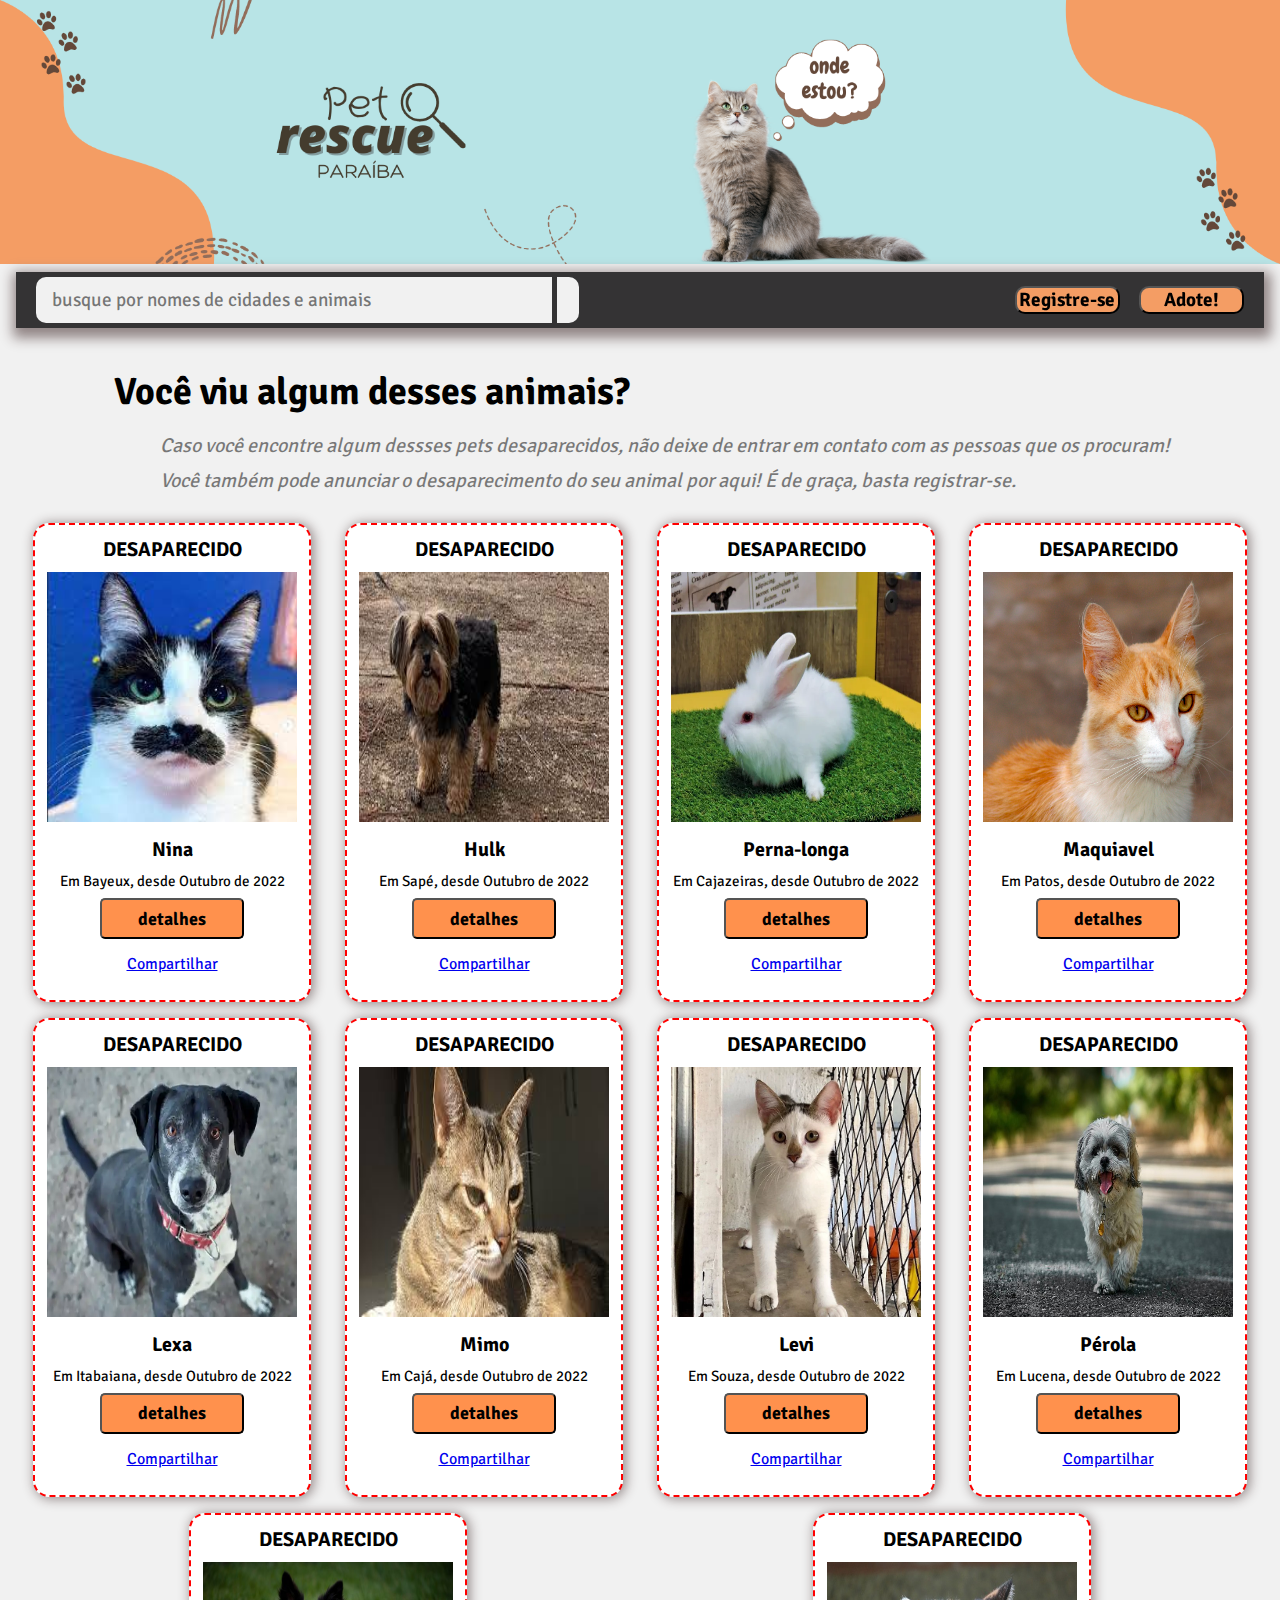
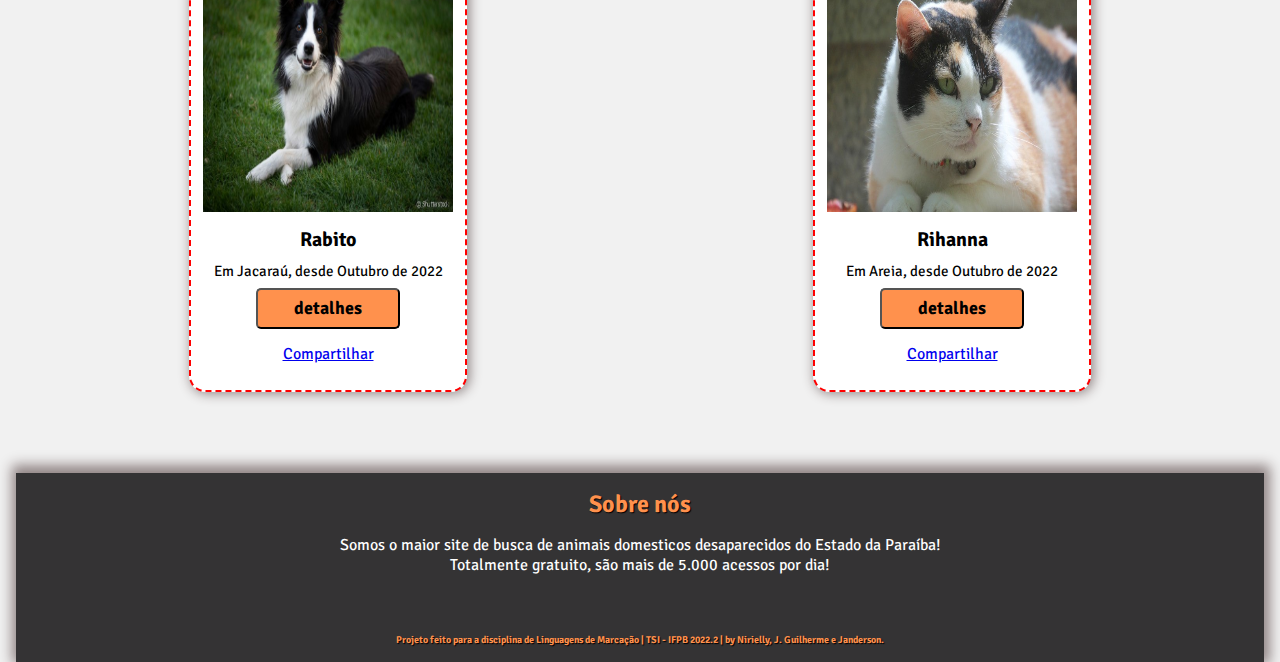
<file: index.html>
<!DOCTYPE html>
<html lang="pt-BR">
<head>
  <meta charset="utf-8">
  <meta name="viewport" content="width=device-width">
  <title>Pet Rescue Paraíba</title>
  <link href="css/style.css" rel="stylesheet" type="text/css" />
  <link href="https://fonts.googleapis.com/icon?family=Material+Icons" rel="stylesheet">
  <link rel="stylesheet" href="https://cdnjs.cloudflare.com/ajax/libs/font-awesome/6.2.0/css/all.min.css" integrity="sha512-xh6O/CkQoPOWDdYTDqeRdPCVd1SpvCA9XXcUnZS2FmJNp1coAFzvtCN9BmamE+4aHK8yyUHUSCcJHgXloTyT2A==" crossorigin="anonymous" referrerpolicy="no-referrer" />
<link href="https://fonts.googleapis.com/css2?family=Signika+Negative&display=swap" rel="stylesheet"> 
</head>

<body>
  <header>
    <picture>
      <source media="(max-width: 415px)" srcset="img/banner(415).png">
      <source media="(max-width: 633px)" srcset="img/banner(633).png"> 
      <img src='img/banner.png' style="max-width: 100%; height: auto" alt="Banner pet rescue">
    </picture>
  </header>
  
  <div class="posicionamento">
    <section class="navegacao">
        <nav>
        <ul>
            <div class="barra">
              <form class="pesquisa">
                <input  type="text" class='search' placeholder="busque por nomes de cidades e animais">
                <button class='botaobusca'>
                  <i class="fa-solid fa-magnifying-glass"></i>
                </button>
              </form> 
            </div>
          <div class="botaopiloto">
            <li><a href="registro.html"><button class="botao">Registre-se</button></a></li>
            <li><a href="adote.html"><button class="botao"> Adote!</button></a></li>
            </div>
        </ul> 
      </nav>
    </section>
  </div>
  
    <section id="desaparecidos">
      <div style="margin-bottom: 30px;">
        <h1 class="titulo1"><i class="fa-solid fa-location-dot" style="color: red;"></i> Você viu algum desses animais?</h1>
        <p class="instrucao">Caso você encontre algum dessses pets desaparecidos, não deixe de entrar em contato com as pessoas que os procuram!</p>
        <p class="instrucao">Você também pode anunciar o desaparecimento do seu animal por aqui! É de graça, basta registrar-se.</p>  
      </div>
      
    
      
      <section class='animais'>
        <article id="nina" class="card">    
            <div class="status">DESAPARECIDO</div>
              <div class='foto gato'><img src="img/desaparecidos/gato.jpeg" height="250px"  width="250px"></div>
                <div class='name'>Nina</div>
                 <div class ="cidademes">Em Bayeux, desde Outubro de 2022</div>
                   <div class="btm">
                     <div class="detalhes"><a href="#">
                      <button>detalhes</button></a></div>
                   </div>
          <div class="fb-share-button" data-href="https://pet-rescue.projetolm22.repl.co/" data-layout="button" data-size="small"><a target="_blank" href="https://www.facebook.com/sharer/sharer.php?u=https%3A%2F%2Fpet-rescue.projetolm22.repl.co%2F&amp;src=sdkpreparse" class="fb-xfbml-parse-ignore">Compartilhar</a></div>   
        </article>

          
        <article id="hulk" class="card">       
            <div class="status">DESAPARECIDO</div>
              <div class='foto cachorro'><img src="img/desaparecidos/cao2.jpeg" height="250px" width="250px" border:1%;></div>
              <div class='name'>Hulk</div>
                <div class ="cidademes">Em Sapé, desde Outubro de 2022</div>
                 <div class="btm">
                   <div class="detalhes"><a href="#"> 
                 <button>detalhes</button></a></div>
                 </div>
          <div class="fb-share-button" data-href="https://pet-rescue.projetolm22.repl.co/" data-layout="button" data-size="small"><a target="_blank" href="https://www.facebook.com/sharer/sharer.php?u=https%3A%2F%2Fpet-rescue.projetolm22.repl.co%2F&amp;src=sdkpreparse" class="fb-xfbml-parse-ignore">Compartilhar</a></div>   
        </article>
        
        <article id="perna" class="card">    
            <div class="status">DESAPARECIDO</div>
              <div class='foto coelho'><img src="img/desaparecidos/Mini-Coelho.jpeg" height="250px"  width="250px"></div>
               <div class='name'>Perna-longa</div>
                <div class ="cidademes">Em Cajazeiras, desde Outubro de 2022</div>
                  <div class="btm">
                   <div class="detalhes"><a href="#"> 
                    <button>detalhes</button></a></div>
                   </div>
          <div class="fb-share-button" data-href="https://pet-rescue.projetolm22.repl.co/" data-layout="button" data-size="small"><a target="_blank" href="https://www.facebook.com/sharer/sharer.php?u=https%3A%2F%2Fpet-rescue.projetolm22.repl.co%2F&amp;src=sdkpreparse" class="fb-xfbml-parse-ignore">Compartilhar</a></div>   
        </article>

         <article id="Maquiavel" class="card">
            <div class="status">DESAPARECIDO</div>
              <div class='foto gato2'><img src="img/desaparecidos/Gato_(2).jpeg" height="250px"  width="250px"></div>
               <div class='name'>Maquiavel</div>
                <div class ="cidademes">Em Patos, desde Outubro de 2022</div>
                  <div class="btm">
                   <div class="detalhes"><a href="#"> 
                   <button>detalhes</button></a></div>
                   </div>
            <div class="fb-share-button" data-href="https://pet-rescue.projetolm22.repl.co/" data-layout="button" data-size="small"><a target="_blank" href="https://www.facebook.com/sharer/sharer.php?u=https%3A%2F%2Fpet-rescue.projetolm22.repl.co%2F&amp;src=sdkpreparse" class="fb-xfbml-parse-ignore">Compartilhar</a></div>         
        </article>

         <article id="Lexa" class="card">
            <div class="status">DESAPARECIDO</div>
              <div class='foto lexa'><img src="img/desaparecidos/lexa.jpeg" height="250px"  width="250px"></div>
               <div class='name'>Lexa</div>
                <div class ="cidademes">Em Itabaiana, desde Outubro de 2022</div>
                  <div class="btm">
                   <div class="detalhes"><a href="#"> 
                   <button>detalhes</button></a></div>
                   </div>
           <div class="fb-share-button" data-href="https://pet-rescue.projetolm22.repl.co/" data-layout="button" data-size="small"><a target="_blank" href="https://www.facebook.com/sharer/sharer.php?u=https%3A%2F%2Fpet-rescue.projetolm22.repl.co%2F&amp;src=sdkpreparse" class="fb-xfbml-parse-ignore">Compartilhar</a></div>   
              
        </article>

         <article id="mimo" class="card">
            <div class="status">DESAPARECIDO</div>
              <div class='foto mimo'><img src="img/desaparecidos/gato3.jpeg" height="250px"  width="250px"></div>
               <div class='name'>Mimo</div>
                <div class ="cidademes">Em Cajá, desde Outubro de 2022</div>
                  <div class="btm">
                   <div class="detalhes"><a href="#"> 
                    <button>detalhes</button></a></div>
                   </div>
           <div class="fb-share-button" data-href="https://pet-rescue.projetolm22.repl.co/" data-layout="button" data-size="small"><a target="_blank" href="https://www.facebook.com/sharer/sharer.php?u=https%3A%2F%2Fpet-rescue.projetolm22.repl.co%2F&amp;src=sdkpreparse" class="fb-xfbml-parse-ignore">Compartilhar</a></div>   
        </article>

 <article id="levi" class="card">
            <div class="status">DESAPARECIDO</div>
              <div class='foto levi'><img src="img/desaparecidos/Levi.jpeg" height="250px"  width="250px"></div>
               <div class='name'>Levi</div>
                <div class ="cidademes">Em Souza, desde Outubro de 2022</div>
                  <div class="btm">
                   <div class="detalhes"><a href="#"> 
                    <button>detalhes</button></a></div>
                   </div>
   <div class="fb-share-button" data-href="https://pet-rescue.projetolm22.repl.co/" data-layout="button" data-size="small"><a target="_blank" href="https://www.facebook.com/sharer/sharer.php?u=https%3A%2F%2Fpet-rescue.projetolm22.repl.co%2F&amp;src=sdkpreparse" class="fb-xfbml-parse-ignore">Compartilhar</a></div>   
   
        </article>

         <article id="perola" class="card">
            <div class="status">DESAPARECIDO</div>
              <div class='foto perola'><img src="img/desaparecidos/perola.jpeg" height="250px"  width="250px"></div>
               <div class='name'>Pérola</div>
                <div class ="cidademes">Em Lucena, desde Outubro de 2022</div>
                  <div class="btm">
                   <div class="detalhes"><a href="#"> 
                    <button>detalhes</button></a></div>
                   </div>
           <div class="fb-share-button" data-href="https://pet-rescue.projetolm22.repl.co/" data-layout="button" data-size="small"><a target="_blank" href="https://www.facebook.com/sharer/sharer.php?u=https%3A%2F%2Fpet-rescue.projetolm22.repl.co%2F&amp;src=sdkpreparse" class="fb-xfbml-parse-ignore">Compartilhar</a></div>   
        </article>

         <article id="rabito" class="card">
            <div class="status">DESAPARECIDO</div>
              <div class='foto rabito'><img src="img/desaparecidos/rabito.jpeg" height="250px"  width="250px"></div>
               <div class='name'>Rabito</div>
                <div class ="cidademes">Em Jacaraú, desde Outubro de 2022</div>
                  <div class="btm">
                   <div class="detalhes"> 
                   <button>detalhes</button></div>
                   </div>
           <div class="fb-share-button" data-href="https://pet-rescue.projetolm22.repl.co/" data-layout="button" data-size="small"><a target="_blank" href="https://www.facebook.com/sharer/sharer.php?u=https%3A%2F%2Fpet-rescue.projetolm22.repl.co%2F&amp;src=sdkpreparse" class="fb-xfbml-parse-ignore">Compartilhar</a></div>   
        </article>
        
       <article id="rihanna" class="card">
                <div class="status">DESAPARECIDO</div>
                  <div class='foto rhianna'><img src="img/desaparecidos/rihanna.jpeg" height="250px"  width="250px"></div>
                   <div class='name'>Rihanna</div>
                    <div class ="cidademes">Em Areia, desde Outubro de 2022</div>
                      <div class="btm">
                       <div class="detalhes"><a href="#"> 
                       <button>detalhes</button></a></div>
                       </div>
         <div class="fb-share-button" data-href="https://pet-rescue.projetolm22.repl.co/" data-layout="button" data-size="small"><a target="_blank" href="https://www.facebook.com/sharer/sharer.php?u=https%3A%2F%2Fpet-rescue.projetolm22.repl.co%2F&amp;src=sdkpreparse" class="fb-xfbml-parse-ignore">Compartilhar</a></div>   
        </article>
    </section>

    <footer>
      <article> 
        <h2 class='titulo2'> Sobre nós </h2> 
        <p class='descriçao'> Somos o maior site de busca de animais domesticos desaparecidos do Estado da Paraíba! <br>Totalmente gratuito, são mais de 5.000 acessos por dia! </p>
      </article>
      
      <section class="contato">
        <div class="marcas">
          <a href="#"><i class="fa-brands fa-facebook"></i></a>
          <a href="#"><i class="fa-brands fa-instagram"></i></a>
          <a href="#"><i class="fa-brands fa-telegram"></i></a>
        </div>
        <div class="final">
          <p style="font-weight: bold; font-size: 10px;">Projeto feito para a disciplina de Linguagens de Marcação | TSI - IFPB 2022.2 | by Nirielly, J. Guilherme e Janderson.</p>
        </div>
      </section>
    </footer>

<!-- Script para o Facebook -->
<div id="fb-root"></div>
<script async defer crossorigin="anonymous" src="https://connect.facebook.net/pt_BR/sdk.js#xfbml=1&version=v15.0" nonce="ptzRCAY8"></script>     
</body>

</html>
</file>
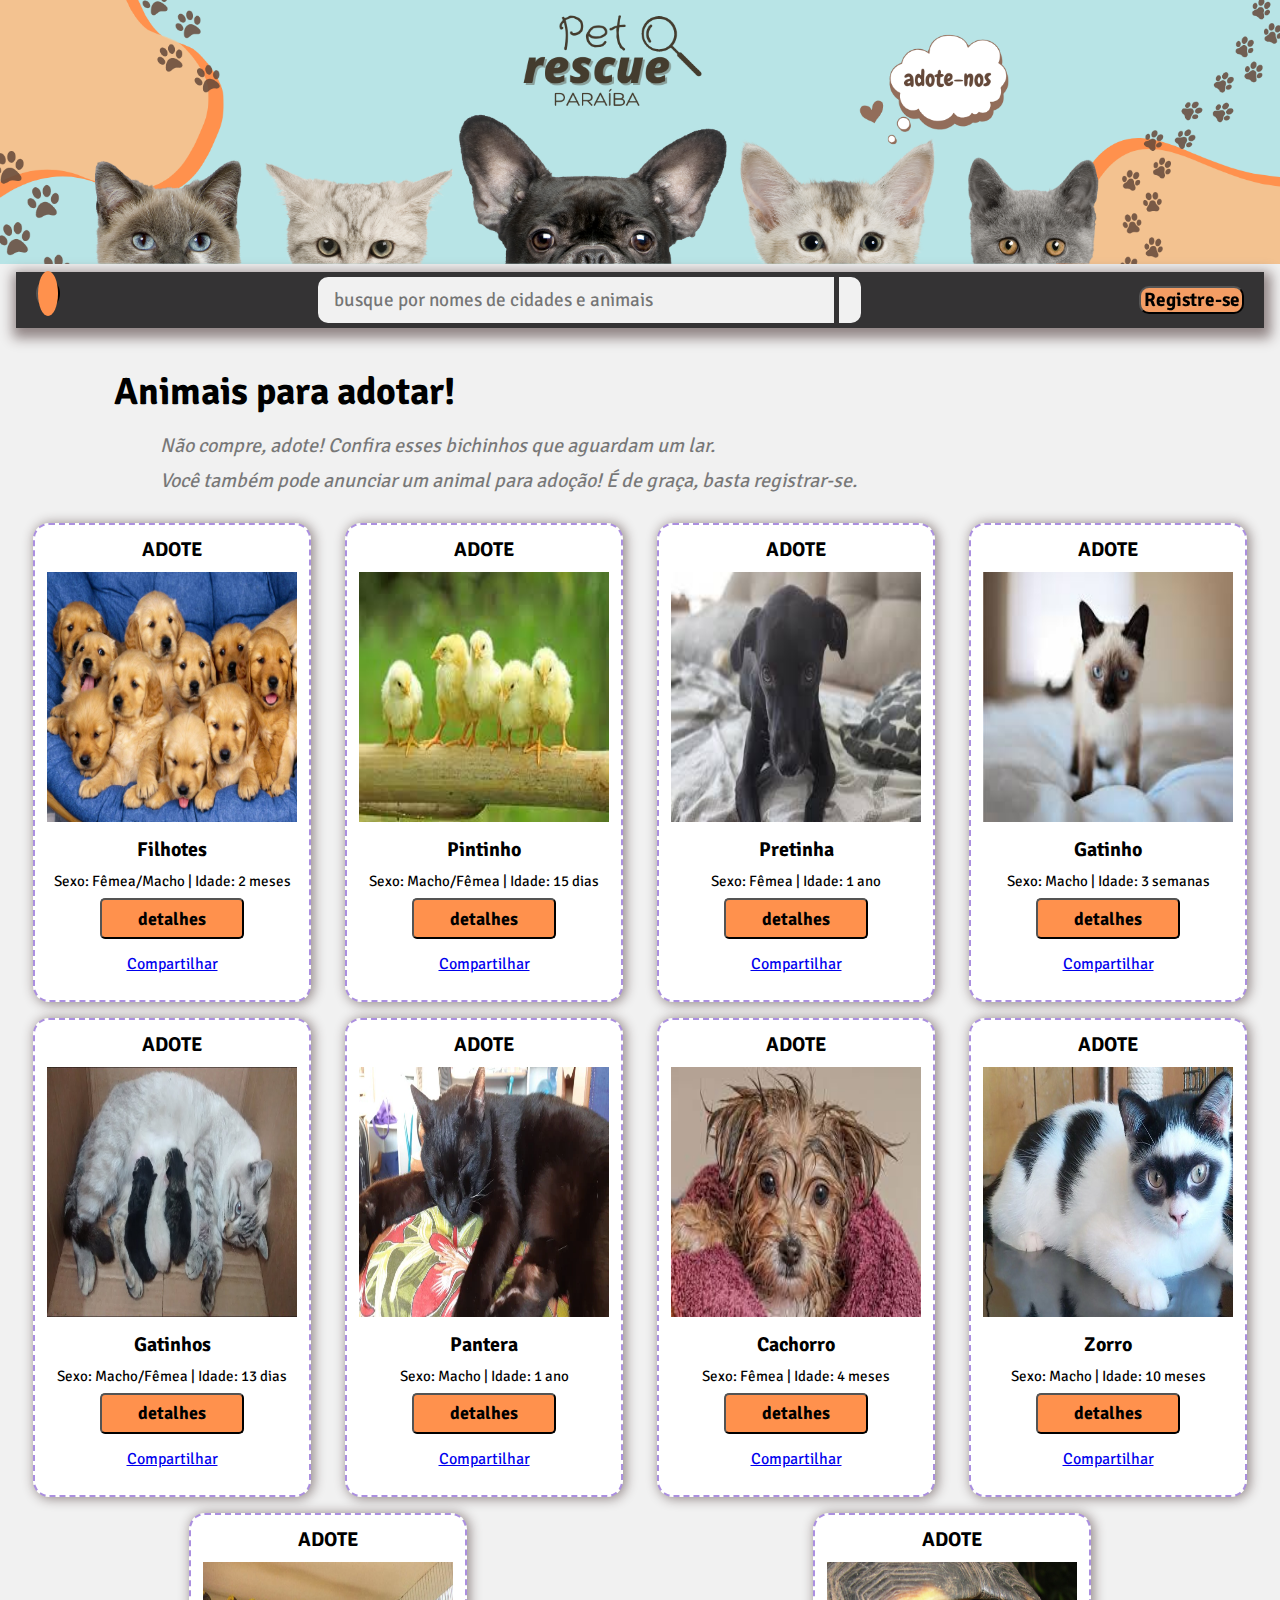
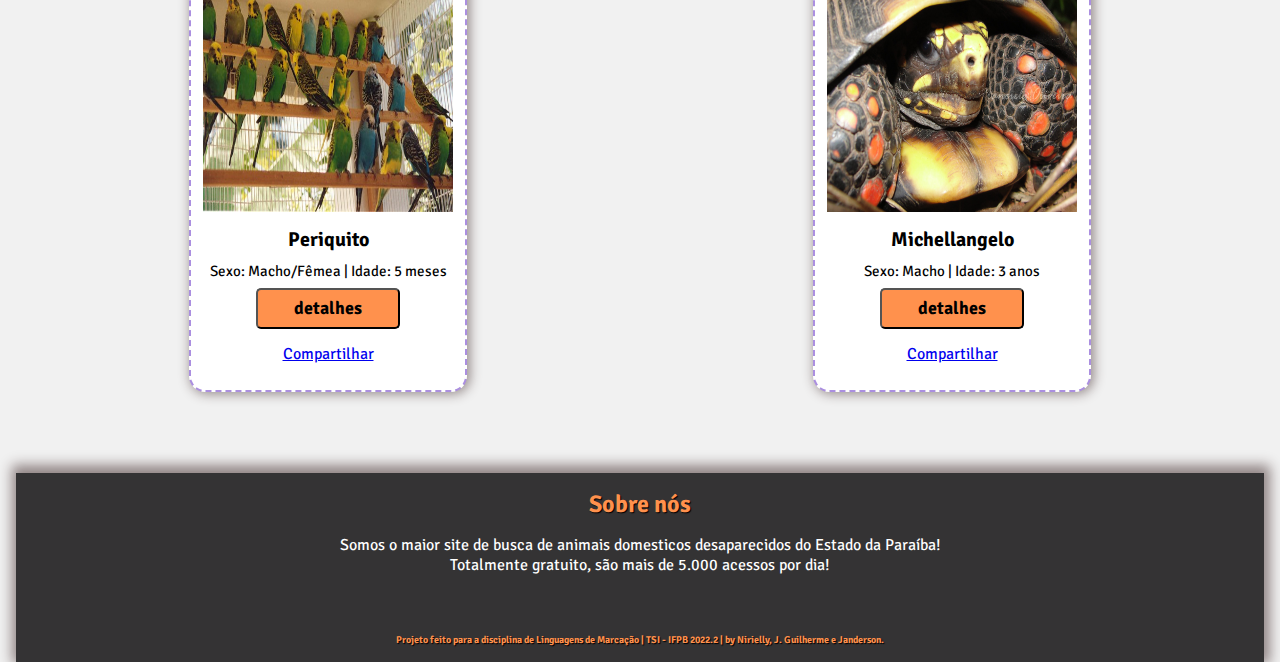
<file: adote.html>
<!DOCTYPE html>
<html lang="pt-BR">
<head>
  <meta charset="UTF-8">
  <meta http-equiv="X-UA-Compatible" content="IE=edge">
  <meta name="viewport" content="width=device-width, initial-scale=1.0">
  <title>Adote um pet!</title>
  <link href='css/style2.css' rel="stylesheet" type="text/css" />
  <link href='css/style.css' rel="stylesheet" type="text/css" />
  <link rel="stylesheet" href="https://cdnjs.cloudflare.com/ajax/libs/font-awesome/6.2.0/css/all.css" integrity="sha512-HHsOC+h3najWR7OKiGZtfhFIEzg5VRIPde0kB0bG2QRidTQqf+sbfcxCTB16AcFB93xMjnBIKE29/MjdzXE+qw==" crossorigin="anonymous" referrerpolicy="no-referrer"/>
  <link rel="preconnect" href="https://fonts.googleapis.com">
  <link rel="preconnect" href="https://fonts.gstatic.com" crossorigin>
  <link href="https://fonts.googleapis.com/css2?family=Signika+Negative&display=swap" rel="stylesheet">
</head>
  
<body> 
  <header>
    <picture>
      <source media="(max-width: 415px)" srcset="img/banner(415)2.png">
      <source media="(max-width: 633px)" srcset="img/banner(633)2.png"> 
      <img src='img/banner2.png' style="max-width: 100%; height: auto">
    </picture>
  </header>

  <div class="posicionamento">
    <section class="navegacao">
        <nav>
        <ul>
            <div id='home'> 
              <button>
               <a href="index.html"><i class="fa-solid fa-paw"></i></a>
              </button>
            </div>
            <div class="barra">
              <form class="pesquisa">
                <input type="text" class='search' placeholder="busque por nomes de cidades e animais">
                <button class='botaobusca'>
                  <i class="fa-solid fa-magnifying-glass"></i>
                </button>    
              </form> 
            </div>
          <div class="botaopiloto">
              <li><a href="index.html"><button class="botao inicio"><b>Início</b></button></a></li>
            <li><a href="registro.html"><button class="botao"><b>Registre-se</b></button> </a></li>
            </div>
        </ul> 
      </nav>
    </section> 
  </div>
  
  <section id='adoçao'> 
    <div style="margin-bottom: 30px;">
      <h1 class="titulo1" style="text-align: left; margin-left: 3em; margin-top: 40px; margin-bottom: 18px; font-size: 38px; font-weight: 750; "><i class="fa-solid fa-heart-circle-plus" style="color:#ab8fe0;"></i> Animais para adotar! </h1>
      <p class="instrucao">Não compre, adote! Confira esses bichinhos que aguardam um lar. </p>
      <p class="instrucao">Você também pode anunciar um animal para adoção! É de graça, basta registrar-se.</p>  
    </div>

    <section class='animais'>
        <article id="goldem" class="card p2">
            <div class="status">ADOTE</div>
              <div class='foto goldem'><img src="img/adoçao/goldenadote.jpeg" height="250px"  width="250px"></div>
                <div class='name'>Filhotes</div>
                 <div class ="sexoidade">Sexo: Fêmea/Macho | Idade: 2 meses</div>
                 <div class="cidade"></div>
                   <div class="btm">
                     <div class="detalhes"> 
                     <button>detalhes</button></div>
                   </div>
          <div class="fb-share-button" data-href="https://pet-rescue.projetolm22.repl.co/" data-layout="button" data-size="small"><a target="_blank" href="https://www.facebook.com/sharer/sharer.php?u=https%3A%2F%2Fpet-rescue.projetolm22.repl.co%2F&amp;src=sdkpreparse" class="fb-xfbml-parse-ignore">Compartilhar</a></div> 
        </article>
        
        <article id="pinto" class="card p2">
            <div class="status">ADOTE</div>
              <div class='foto pinto'><img src="img/adoçao/pinto.jpeg" height="250px" width="250px" border:1%;></div>
              <div class='name'>Pintinho</div>
                <div class ="sexoidade">Sexo: Macho/Fêmea | Idade: 15 dias</div>
                <div class="cidade"></div>
                 <div class="btm">
                   <div class="detalhes"> 
                   <button>detalhes</button></div>
                 </div>
          <div class="fb-share-button" data-href="https://pet-rescue.projetolm22.repl.co/" data-layout="button" data-size="small"><a target="_blank" href="https://www.facebook.com/sharer/sharer.php?u=https%3A%2F%2Fpet-rescue.projetolm22.repl.co%2F&amp;src=sdkpreparse" class="fb-xfbml-parse-ignore">Compartilhar</a></div> 
        </article>
        
        <article id="pretinha" class="card p2">
            <div class="status">ADOTE</div>
              <div class='foto pretinha'><img src="img/adoçao/pretinha.jpeg" height="250px"  width="250px"></div>
               <div class='name'>Pretinha</div>
                <div class ="sexoidade">Sexo: Fêmea | Idade: 1 ano </div>
                <div class="cidade"></div>
                  <div class="btm">
                   <div class="detalhes">
                   <button>detalhes</button></div>
                   </div>
          <div class="fb-share-button" data-href="https://pet-rescue.projetolm22.repl.co/" data-layout="button" data-size="small"><a target="_blank" href="https://www.facebook.com/sharer/sharer.php?u=https%3A%2F%2Fpet-rescue.projetolm22.repl.co%2F&amp;src=sdkpreparse" class="fb-xfbml-parse-ignore">Compartilhar</a></div> 
        </article>

         <article id="Gatoadota" class="card p2">
            <div class="status">ADOTE</div>
              <div class='foto gatoadota'><img src="img/adoçao/gatopadotar.jpeg" height="250px"  width="250px"></div>
               <div class='name'>Gatinho</div>
                <div class ="sexoidade"> Sexo: Macho | Idade: 3 semanas</div>
                <div class="cidade"></div>
                  <div class="btm">
                   <div class="detalhes"> 
                    <button>detalhes</button></div>
                   </div>
           <div class="fb-share-button" data-href="https://pet-rescue.projetolm22.repl.co/" data-layout="button" data-size="small"><a target="_blank" href="https://www.facebook.com/sharer/sharer.php?u=https%3A%2F%2Fpet-rescue.projetolm22.repl.co%2F&amp;src=sdkpreparse" class="fb-xfbml-parse-ignore">Compartilhar</a></div> 
        </article>

         <article id="gatos" class="card p2">
            <div class="status">ADOTE</div>
              <div class='foto gatos'><img src="img/adoçao/adotargatofilhote.jpeg" height="250px"  width="250px"></div>
               <div class='name'>Gatinhos</div>
                <div class ="sexoidade">Sexo: Macho/Fêmea | Idade: 13 dias</div>
                <div class="cidade"></div>
                  <div class="btm">
                   <div class="detalhes"> 
                   <button>detalhes</button></div>
                   </div>
           <div class="fb-share-button" data-href="https://pet-rescue.projetolm22.repl.co/" data-layout="button" data-size="small"><a target="_blank" href="https://www.facebook.com/sharer/sharer.php?u=https%3A%2F%2Fpet-rescue.projetolm22.repl.co%2F&amp;src=sdkpreparse" class="fb-xfbml-parse-ignore">Compartilhar</a></div> 
        </article>

         <article id="pantera" class="card p2">
            <div class="status">ADOTE</div>
              <div class='foto pantera'><img src="img/adoçao/gatopreto.jpeg" height="250px"  width="250px"></div>
               <div class='name'>Pantera</div>
                <div class ="sexoidade"> Sexo: Macho | Idade: 1 ano</div>
                <div class="cidade"></div>
                  <div class="btm">
                   <div class="detalhes">
                   <button>detalhes</button></div>
                   </div>
           <div class="fb-share-button" data-href="https://pet-rescue.projetolm22.repl.co/" data-layout="button" data-size="small"><a target="_blank" href="https://www.facebook.com/sharer/sharer.php?u=https%3A%2F%2Fpet-rescue.projetolm22.repl.co%2F&amp;src=sdkpreparse" class="fb-xfbml-parse-ignore">Compartilhar</a></div> 
        </article>

       
        <article id="cachorro" class="card p2">
            <div class="status">ADOTE</div>
              <div class='foto cachorro'><img src="img/adoçao/cachooroadotar.jpeg" height="250px"  width="250px"></div>
                <div class='name'>Cachorro</div>
                 <div class ="sexoidade">Sexo: Fêmea | Idade: 4 meses</div>
                 <div class="cidade"></div>
                   <div class="btm">
                     <div class="detalhes"> 
                     <button>detalhes</button></div>
                   </div>
          <div class="fb-share-button" data-href="https://pet-rescue.projetolm22.repl.co/" data-layout="button" data-size="small"><a target="_blank" href="https://www.facebook.com/sharer/sharer.php?u=https%3A%2F%2Fpet-rescue.projetolm22.repl.co%2F&amp;src=sdkpreparse" class="fb-xfbml-parse-ignore">Compartilhar</a></div> 
        </article>
         
       
        <article id="zorro" class="card p2">
            <div class="status">ADOTE</div>
              <div class='foto zorro'><img src="img/adoçao/zorro.jpeg" height="250px"  width="250px"></div>
                <div class='name'>Zorro</div>
                 <div class ="sexoidade">Sexo: Macho | Idade: 10 meses</div>
                <div class="cidade"></div>
                   <div class="btm">
                     <div class="detalhes"> 
                     <button>detalhes</button></div>
                   </div>
          <div class="fb-share-button" data-href="https://pet-rescue.projetolm22.repl.co/" data-layout="button" data-size="small"><a target="_blank" href="https://www.facebook.com/sharer/sharer.php?u=https%3A%2F%2Fpet-rescue.projetolm22.repl.co%2F&amp;src=sdkpreparse" class="fb-xfbml-parse-ignore">Compartilhar</a></div> 
        </article>

         <article id="periquito" class="card p2">
            <div class="status">ADOTE</div>
              <div class='foto periquito'><img src="img/adoçao/periquito.jpeg" height="250px"  width="250px"></div>
               <div class='name'>Periquito</div>
                <div class ="sexoidade">Sexo: Macho/Fêmea | Idade: 5 meses </div>
                <div class="cidade"></div>
                  <div class="btm">
                   <div class="detalhes"><button>detalhes</button></div>
                   </div>
           <div class="fb-share-button" data-href="https://pet-rescue.projetolm22.repl.co/" data-layout="button" data-size="small"><a target="_blank" href="https://www.facebook.com/sharer/sharer.php?u=https%3A%2F%2Fpet-rescue.projetolm22.repl.co%2F&amp;src=sdkpreparse" class="fb-xfbml-parse-ignore">Compartilhar</a></div> 
        </article>

         <article id="michellangelo" class="card p2">
            <div class="status">ADOTE</div>
              <div class='foto michellangelo'><img src="img/adoçao/michellangelo.jpeg" height="250px"  width="250px"></div>
               <div class='name'>Michellangelo</div>
                <div class ="sexoidade">Sexo: Macho | Idade: 3 anos </div>
                <div class="cidade"></div>
                  <div class="btm">
                   <div class="detalhes"> 
                    <button>detalhes</button></div>
                   </div>
           <div class="fb-share-button" data-href="https://pet-rescue.projetolm22.repl.co/" data-layout="button" data-size="small"><a target="_blank" href="https://www.facebook.com/sharer/sharer.php?u=https%3A%2F%2Fpet-rescue.projetolm22.repl.co%2F&amp;src=sdkpreparse" class="fb-xfbml-parse-ignore">Compartilhar</a></div> 
        </article>
        
       </div> 
    </section>

<footer>
      <article> 
        <h2 class='titulo2'> Sobre nós </h2> 
        <p class='descriçao'> Somos o maior site de busca de animais domesticos desaparecidos do Estado da Paraíba! <br>Totalmente gratuito, são mais de 5.000 acessos por dia! </p>
      <!-- </p> Sem fins lucrativos a plataforma foi desenvolvida para ser mais um recurso disponivel em  casos de desaparecimento de animais domésticos. o site conta com diversos acessos por semana </p> -->
      </article>
      <section class="contato">
        <div class="marcas">
          <a href="#"><i class="fa-brands fa-facebook"></i></a>
          <a href="#"><i class="fa-brands fa-instagram"></i></a>
          <a href="#"><i class="fa-brands fa-telegram"></i></a>
        </div>
        <div class="final">
          <p style="font-weight: bold; font-size: 10px;">Projeto feito para a disciplina de Linguagens de Marcação | TSI - IFPB 2022.2 | by Nirielly, J. Guilherme e Janderson.</p>
        </div>
      </section>
    </footer>
    
  <!-- Script para o Facebook -->
<div id="fb-root"></div>
<script async defer crossorigin="anonymous" src="https://connect.facebook.net/pt_BR/sdk.js#xfbml=1&version=v15.0" nonce="ptzRCAY8"></script> 
</body>
</html>
</file>
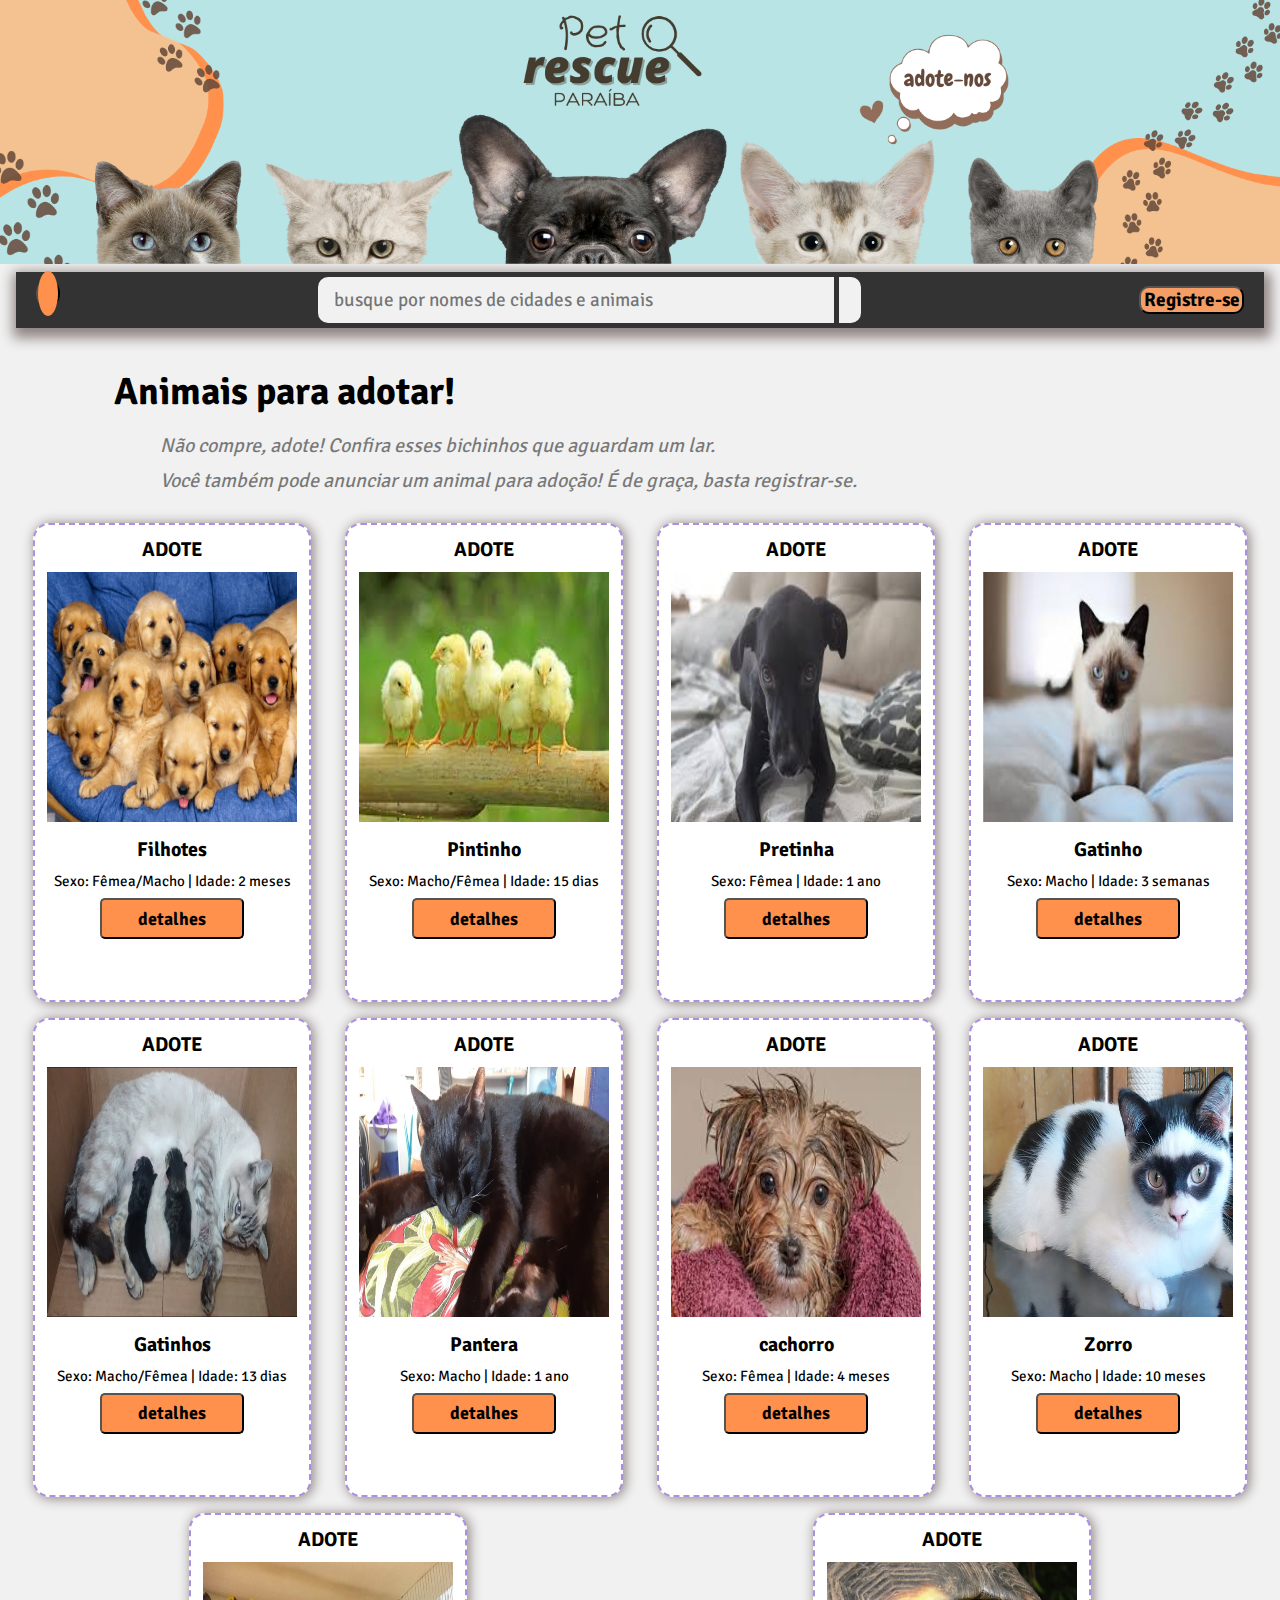
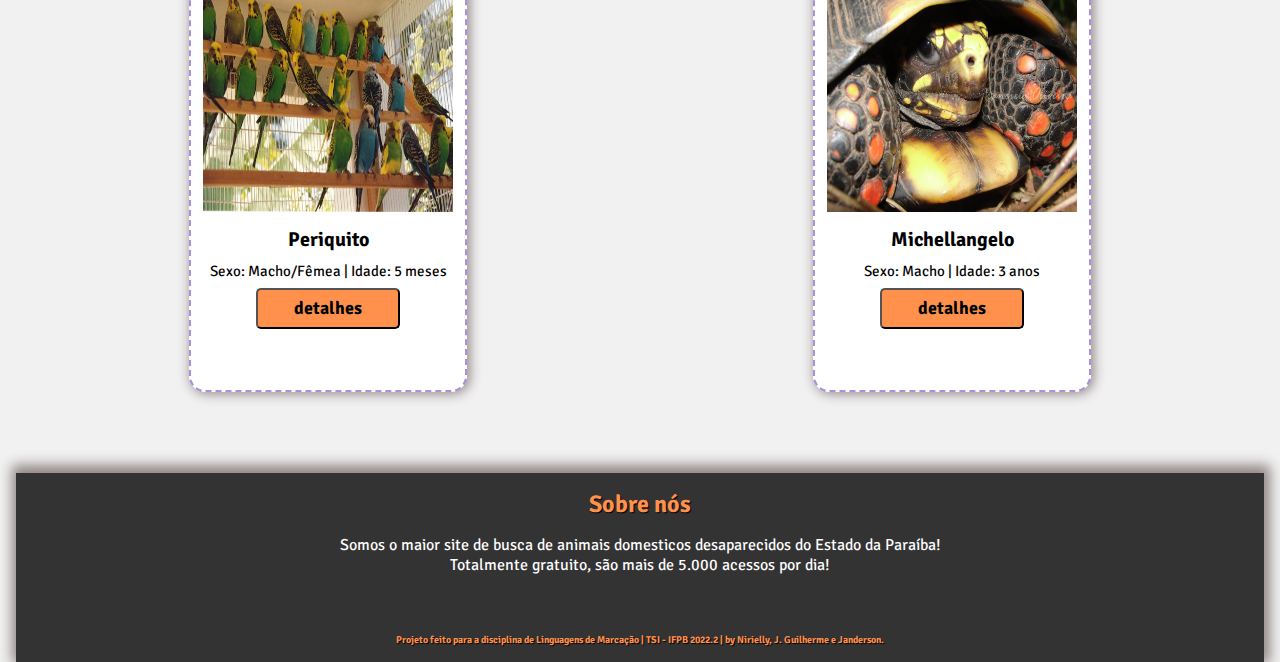
<file: index2.html>
<!DOCTYPE html>
<html lang="pt-BR">
<head>
    <meta charset="UTF-8">
    <meta http-equiv="X-UA-Compatible" content="IE=edge">
    <meta name="viewport" content="width=device-width, initial-scale=1.0">
    <title>Adote um pet!</title>
    <link href='css/style2.css' rel="stylesheet" type="text/css" />
    <link href='css/style.css' rel="stylesheet" type="text/css" />
    <link rel="stylesheet" href="https://cdnjs.cloudflare.com/ajax/libs/font-awesome/6.2.0/css/all.css" integrity="sha512-HHsOC+h3najWR7OKiGZtfhFIEzg5VRIPde0kB0bG2QRidTQqf+sbfcxCTB16AcFB93xMjnBIKE29/MjdzXE+qw==" crossorigin="anonymous" referrerpolicy="no-referrer"/>
    <link rel="preconnect" href="https://fonts.googleapis.com">
    <link rel="preconnect" href="https://fonts.gstatic.com" crossorigin>
    <link href="https://fonts.googleapis.com/css2?family=Signika+Negative&display=swap" rel="stylesheet">
</head>
  
<body> 
  <header>
    <img src='img/banner2.png' style="max-width: 100%; height: auto">
  </header>
    <section class="navegacao">
        <nav>
        <ul>
            <div id='home'> 
              <button>
              <a href="index.html"><i class="fa-solid fa-paw"></i></a>
              </button>
            </div>
            <div class="barra">
              <form class="pesquisa">
                <input type="text" class='search' placeholder="busque por nomes de cidades e animais">
                <button class='botaobusca'>
                  <i class="fa-solid fa-magnifying-glass"></i>
                </button>    
              </form> 
            </div>
          <div class="botaopiloto">
              <li><a href="index.html"><button class="botao inicio"><b>Início</b></button></a></li>
            <li><a href="registro.html"><button class="botao"><b>Registre-se</b></button> </a></li>
            </div>
        </ul> 
      </nav>
    </section> 
  
  <section id='adoçao'> 
    <div style="margin-bottom: 30px;">
      <h1 class="titulo1" style="text-align: left; margin-left: 3em; margin-top: 40px; margin-bottom: 18px; font-size: 38px; font-weight: 750; "><i class="fa-solid fa-heart-circle-plus" style="color:#ab8fe0;"></i> Animais para adotar! </h1>
      <p class="instrucao">Não compre, adote! Confira esses bichinhos que aguardam um lar. </p>
      <p class="instrucao">Você também pode anunciar um animal para adoção! É de graça, basta registrar-se.</p>  
    </div>

    <section class='animais'>
        <article id="goldem" class="card p2">
            <div class="status">ADOTE</div>
              <div class='foto goldem'><img src="img/adoçao/goldenadote.jpeg" height="250px"  width="250px"></div>
                <div class='name'>Filhotes</div>
                 <div class ="sexoidade">Sexo: Fêmea/Macho | Idade: 2 meses</div>
                 <div class="cidade"></div>
                   <div class="btm">
                     <div class="detalhes"> 
                     <button>detalhes</button></div>
                   </div>
        </article>
        
        <article id="pinto" class="card p2">
            <div class="status">ADOTE</div>
              <div class='foto pinto'><img src="img/adoçao/pinto.jpeg" height="250px" width="250px" border:1%;></div>
              <div class='name'>Pintinho</div>
                <div class ="sexoidade">Sexo: Macho/Fêmea | Idade: 15 dias</div>
                <div class="cidade"></div>
                 <div class="btm">
                   <div class="detalhes"> 
                   <button>detalhes</button></div>
                 </div>
        </article>
        
        <article id="pretinha" class="card p2">
            <div class="status">ADOTE</div>
              <div class='foto pretinha'><img src="img/adoçao/pretinha.jpeg" height="250px"  width="250px"></div>
               <div class='name'>Pretinha</div>
                <div class ="sexoidade">Sexo: Fêmea | Idade: 1 ano </div>
                <div class="cidade"></div>
                  <div class="btm">
                   <div class="detalhes">
                   <button>detalhes</button></div>
                   </div>
        </article>

         <article id="Gatoadota" class="card p2">
            <div class="status">ADOTE</div>
              <div class='foto gatoadota'><img src="img/adoçao/gatopadotar.jpeg" height="250px"  width="250px"></div>
               <div class='name'>Gatinho</div>
                <div class ="sexoidade"> Sexo: Macho | Idade: 3 semanas</div>
                <div class="cidade"></div>
                  <div class="btm">
                   <div class="detalhes"> 
                    <button>detalhes</button></div>
                   </div>
        </article>

         <article id="gatos" class="card p2">
            <div class="status">ADOTE</div>
              <div class='foto gatos'><img src="img/adoçao/adotargatofilhote.jpeg" height="250px"  width="250px"></div>
               <div class='name'>Gatinhos</div>
                <div class ="sexoidade">Sexo: Macho/Fêmea | Idade: 13 dias</div>
                <div class="cidade"></div>
                  <div class="btm">
                   <div class="detalhes"> 
                   <button>detalhes</button></div>
                   </div>
        </article>

         <article id="pantera" class="card p2">
            <div class="status">ADOTE</div>
              <div class='foto pantera'><img src="img/adoçao/gatopreto.jpeg" height="250px"  width="250px"></div>
               <div class='name'>Pantera</div>
                <div class ="sexoidade"> Sexo: Macho | Idade: 1 ano</div>
                <div class="cidade"></div>
                  <div class="btm">
                   <div class="detalhes">
                   <button>detalhes</button></div>
                   </div>
        </article>

       
        <article id="cachorro" class="card p2">
            <div class="status">ADOTE</div>
              <div class='foto cachorro'><img src="img/adoçao/cachooroadotar.jpeg" height="250px"  width="250px"></div>
                <div class='name'>cachorro</div>
                 <div class ="sexoidade">Sexo: Fêmea | Idade: 4 meses</div>
                 <div class="cidade"></div>
                   <div class="btm">
                     <div class="detalhes"> 
                     <button>detalhes</button></div>
                   </div>
        </article>
         
       
        <article id="zorro" class="card p2">
            <div class="status">ADOTE</div>
              <div class='foto zorro'><img src="img/adoçao/zorro.jpeg" height="250px"  width="250px"></div>
                <div class='name'>Zorro</div>
                 <div class ="sexoidade">Sexo: Macho | Idade: 10 meses</div>
                <div class="cidade"></div>
                   <div class="btm">
                     <div class="detalhes"> 
                     <button>detalhes</button></div>
                   </div>
        </article>

         <article id="periquito" class="card p2">
            <div class="status">ADOTE</div>
              <div class='foto periquito'><img src="img/adoçao/periquito.jpeg" height="250px"  width="250px"></div>
               <div class='name'>Periquito</div>
                <div class ="sexoidade">Sexo: Macho/Fêmea | Idade: 5 meses </div>
                <div class="cidade"></div>
                  <div class="btm">
                   <div class="detalhes"><button>detalhes</button></div>
                   </div>
        </article>

         <article id="michellangelo" class="card p2">
            <div class="status">ADOTE</div>
              <div class='foto michellangelo'><img src="img/adoçao/michellangelo.jpeg" height="250px"  width="250px"></div>
               <div class='name'>Michellangelo</div>
                <div class ="sexoidade">Sexo: Macho | Idade: 3 anos </div>
                <div class="cidade"></div>
                  <div class="btm">
                   <div class="detalhes"> 
                    <button>detalhes</button></div>
                   </div>
        </article>
        
       </div> 
    </section>

<footer>
      <article> 
        <h2 class='titulo2'> Sobre nós </h2> 
        <p class='descriçao'> Somos o maior site de busca de animais domesticos desaparecidos do Estado da Paraíba! <br>Totalmente gratuito, são mais de 5.000 acessos por dia! </p>
      <!-- </p> Sem fins lucrativos a plataforma foi desenvolvida para ser mais um recurso disponivel em  casos de desaparecimento de animais domésticos. o site conta com diversos acessos por semana </p> -->
      </article>
      <section class="contato">
        <div class="marcas">
          <a href="#"><i class="fa-brands fa-facebook"></i></a>
          <a href="#"><i class="fa-brands fa-instagram"></i></a>
          <a href="#"><i class="fa-brands fa-telegram"></i></a>
        </div>
        <div class="final">
          <p style="font-weight: bold; font-size: 10px;">Projeto feito para a disciplina de Linguagens de Marcação | TSI - IFPB 2022.2 | by Nirielly, J. Guilherme e Janderson.</p>
        </div>
       
      </section>
    </footer>
</body>
</html>
</file>
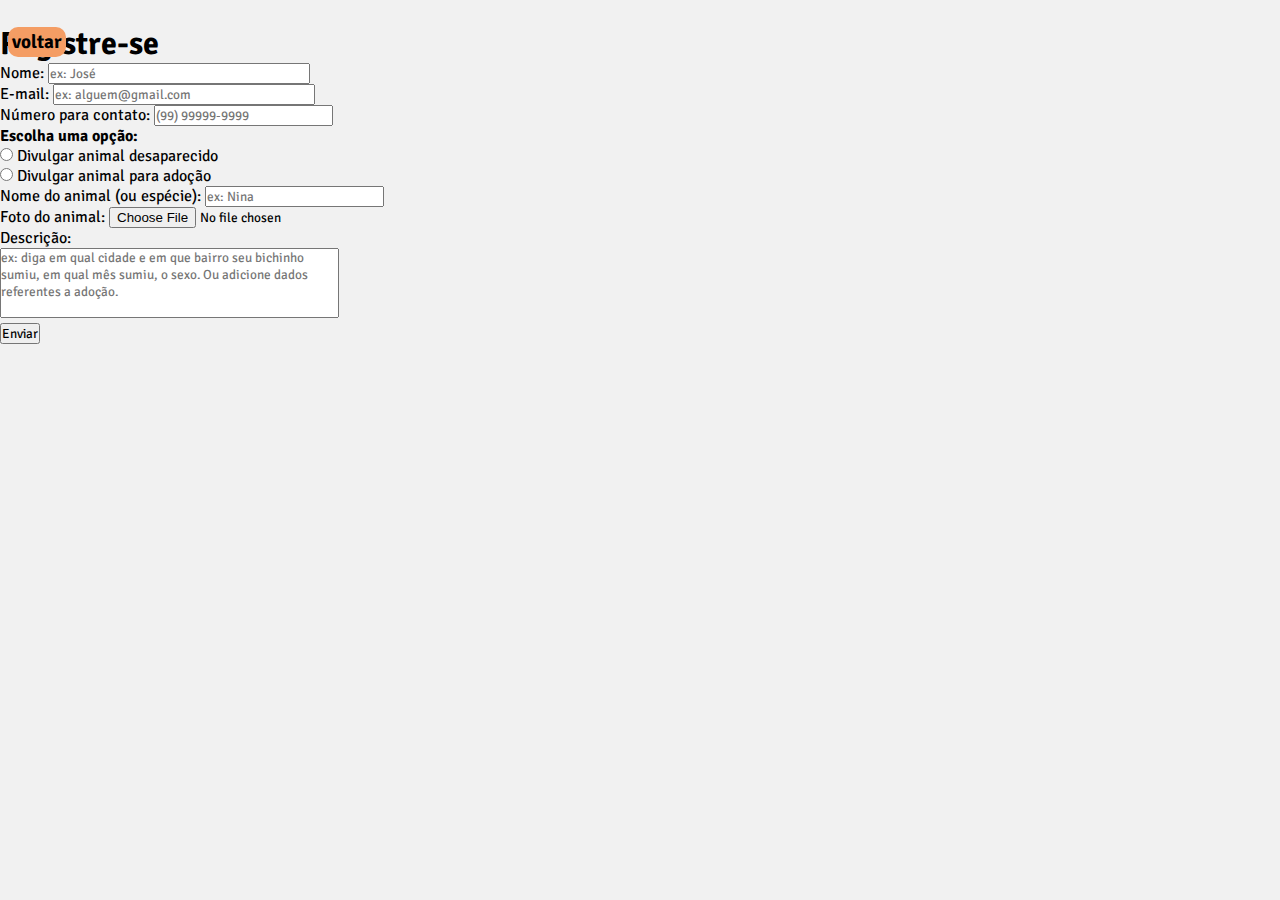
<file: registro.html>
<!DOCTYPE html> 
<html lang='pt-BR'>
<head>
  <meta charset="UTF-8">
  <meta http-equiv="X-UA-Compatible" content="IE=edge">
  <meta name="viewport" content="width=device-width, initial-scale=1.0">
  <title>Registre-se!</title>
  <link rel="stylesheet" href="css/style.css" type="text/css"/> 
  <link rel="stylesheet" href="css/style3.css" type="text/css"/>
  <link href="https://cdn.jsdelivr.net/npm/bootstrap@5.2.3/dist/css/bootstrap.min.css" rel="stylesheet" integrity="sha384-rbsA2VBKQhggwzxH7pPCaAqO46MgnOM80zW1RWuH61DGLwZJEdK2Kadq2F9CUG65" crossorigin="anonymous">
  <link rel="stylesheet" href="https://cdnjs.cloudflare.com/ajax/libs/font-awesome/6.2.0/css/all.css" integrity="sha512-HHsOC+h3najWR7OKiGZtfhFIEzg5VRIPde0kB0bG2QRidTQqf+sbfcxCTB16AcFB93xMjnBIKE29/MjdzXE+qw==" crossorigin="anonymous" referrerpolicy="no-referrer"/>
  <link rel="preconnect" href="https://fonts.googleapis.com">
  <link rel="preconnect" href="https://fonts.gstatic.com" crossorigin>
  <link href="https://fonts.googleapis.com/css2?family=Signika+Negative&display=swap" rel="stylesheet">
  <style>
    textarea{
       resize: none;
    }
  </style> 
</head>
  
<body>
<a href="index.html" class="botao btn-primary btn-lg active position-relative top-30" role="button" aria-pressed="true">voltar</a>
<div class='container'>
  <h1 class='text-center pb-3 fw-bold'><i class="fa-solid fa-address-card"style="color:#198754;"></i> Registre-se</h1>
  <form class="d-flex text-center justify-content-center ms-xl-0 ">
    <div class="dados">
      <div class="nome pb-2">
        <label for="nome">Nome:</label>
        <input type="text" size="30" id="nome" placeholder="ex: José">
      </div>
      <div class="email pb-2"
        <label for="email">E-mail:</label>
        <input type="email" size="30" id="email" placeholder="ex: alguem@gmail.com">
      </div>
      <div class="tel">
        <label for="tel">Número para contato:</label>
        <input type="tel" id="tel" placeholder="(99) 99999-9999">
      </div>
        
      <section class="pb-1">
        <div class="pb-1">
          <h4 class="text-center pt-2"> Escolha uma opção: </h4>
          <p> 
            <label> 
          <input type="radio" class='pb-2' name="desaparecido" value="Encontrar meu pet"></label>
          <label for='html'>Divulgar animal desaparecido</label></p>
          <p> 
            <label> 
          <input type="radio" class='pb-2' name="desaparecido" value="Encontrar meu pet"></label>
          <label for='html'>Divulgar animal para adoção </label></p>
          <label for="petname" class='pb-2'>Nome do animal (ou espécie):</label>
          <input type="text" id="petname" placeholder="ex: Nina">
        </div>
        <div class="pt-2">
          <label for="fotopet">Foto do animal:</label>
          <input type="file" class="fotopet-one" id="fotopet"> 
        </div>
        <div class="pt-2">
          <p>Descrição:</p>
          <label for="descrition"</label>
          <textarea rows="4" cols="39" class="desc" placeholder="ex: diga em qual cidade e em que bairro seu bichinho sumiu, em qual mês sumiu, o sexo. Ou adicione dados referentes a adoção. "></textarea>
        </div>
      </section>
<div> 
  <button type="submit" class="btn btn-success">Enviar</button>
</div>

</body>
</html>
</file>
<file: css/style.css>
* {
  margin: 0;
  padding: 0;
  font-family: 'Signika Negative', sans-serif;
} 
body {
  background-color: #f1f1f1;
}

.name , .descriçao, .contato, .titulo2, .status, .btm, .cidademes, .sexoidade, .card{
  text-align: center;
}
a:hover, button:hover {
  cursor: pointer;  
}

/* Barra de Navegação */ 
.navegacao ul{
  display: flex;
  padding: 5px 20px 5px;
  margin-bottom: 16px;
  margin: 0.2em 1em 0.2em;
  justify-content: space-between;
  list-style-type: none; 
  background-color: #343334;
  box-shadow: 2px 5px 12px 5px #908484;
  flex-flow: wrap;

}

.posicionamento {
  position: sticky;
  top:0;
  z-index: 1;
}

.barra  {
  display: flex;
  align-items: center;
  flex-flow: wrap-reverse;

}

.pesquisa {
  display: flex;
  background-color: #f1f1f1;
  border-radius: 10px;
  align-items: center;
  
}
.search { 
  background: none;
  border-width: 0 5px 0 0;
  border-style: solid;
  border-color: #ffffff #343334 #ffffff #ffffff;
  font-size: 1.2rem;
  padding: 11px 0px 11px 16px;
  width: 500px;
  outline: 0;
}

@media (max-width: 885px ) {

 .search { 
  background: none;
  border-width: 0 5px 0 0;
  border-style: solid;
  border-color: #ffffff #343334 #ffffff #ffffff;
  font-size:65%;
  padding: 11px 0px 11px 16px;
  width: 250px;
  outline: 0;
  
}
/* Main */ 
.titulo1 {
  text-align: left;
  margin-left: 0.5em!important;
  margin-top: 40px; 
  margin-bottom: 18px; 
  font-size: 25px!important; 
  font-weight: 750;
}
  
.instrucao {
  margin-left: 1rem!important;
  margin-bottom: 10px;
  font-size: 17px!important;
  font-style: oblique;
  opacity: 50%;
  
}
  
}

@media(max-width: 633px) {

  .navegacao ul {
  display: flex;
  padding: 5px 20px 5px;
  margin-bottom: 16px;
  margin: 0.2em 0.2em 0.2em;
  justify-content: space-between;
  list-style-type: none; 
  background-color: #343334;
  box-shadow: 2px 5px 12px 5px #908484;
  flex-flow: wrap;
  
}

.barra  {
  display: flex;
  align-items: center;
  margin-left:0.9%;
}

.titulo1 {
  text-align: left;
  margin-left: 0.5em!important;
  margin-top: 40px; 
  margin-bottom: 18px; 
  font-size: 20px!important; 
  font-weight: 750;
}

.instrucao {
  margin-left: 1rem!important;
  margin-bottom: 10px;
  font-size: 13px!important;
  font-style: oblique;
  opacity: 50%;
}

.botaopiloto {
  display: flex;
  align-items: center;
  margin-top: 5px;
  margin-left: 0.9%;
  justify-content: space-between; 
}

footer {
  padding: 1em;
  background-color: #343334;
  text-align: end;
  margin-top:65px;
  margin-left: 0.1em ;
  margin-right: 0.1em ;
  box-shadow: 1px -3px 12px 5px  #908484;
}

.descriçao{
  font-size: 10px;
}
}

.botaobusca {
  font-size: 21px;
  color: #343334;
  border: none;
  background: none;
  padding: 4px 12px 4px 10px;
  display: flex;
  align-items: center;
  transition: 0.3s;
}

.botaobusca:hover {
  color: #0062cc;
}

.botaopiloto {
  display: flex;
  align-items: center;
  
}

.botao {
  font-size: 1.2rem;
  background-color:  #f49d64;
  padding: 0.2% 0.3%;
  border-radius: 10px;
  margin-left: 1em;
  font-weight: bold;
  width: 105px;
}

.titulo1 {
  text-align: left;
  margin-left: 3em;
  margin-top: 40px; 
  margin-bottom: 18px; 
  font-size: 38px; 
  font-weight: 750;
}
            
.instrucao {
  margin-left: 10rem;
  margin-bottom: 10px;
  font-size: 20px;
  font-style: oblique;
  opacity: 50%;
  
}


.animais {
  display: flex;
  margin: 1rem;
  flex-direction: row;
  flex-wrap: wrap;
  align-items: center;
  justify-content: space-around
}

.informacoes {
  display: flex;
  margin: 1rem;
  flex-direction: row;
  flex-wrap: wrap;
  align-items: center;
  justify-content: space-around
}


.card {
  border: thin solid #000;
  padding: 1%;
  background-color: #fff;
  border-style: dashed;
  border-radius: 16px;
  border-width: 2.5px; 
  width: 250px;
  height: 450px;
  border-color: red;
  margin-bottom:1em;
  box-shadow: 2px 1px 12px 1px #958a8a;
  transition: all 0.5s;
}


.card:hover{
  transform: scale(110%);
}

.fb-share-button {
  margin: 15px;
}

.name {
  padding-top: 10px;
}

.status, .name {
  font-weight: bold;
  font-size: 20px;
  padding-bottom: 10px; 
}
.cidademes, .sexoidade {
  font-size: 15px;
}

.detalhes button {
  background-color: #ff914d;
  width: 8em;
  padding: 0.4em;
  border-radius: 5px;
  margin-top: 8px;
  font-weight: 700;
  font-size: 18px;
}

footer {
  padding: 1em;
  background-color: #343334;
  text-align: end;
  margin-top:65px;
  margin-left: 1em ;
  margin-right: 1em ;
  box-shadow: 1px -3px 12px 5px  #908484;
}

.titulo2, .final {
  color: #ff914d;
  text-shadow: 1px 1px 1px black;
}

.descriçao {
  padding: 1em;
  color: white;
}

.contato .fa-brands {
  font-size: 35px;
  color: white ;
  margin: 1rem;
  transition: 0.3s;
}

.contato a:hover .fa-brands {
  color: #ff914d;
}

@media(max-width: 415px) {

.navegacao ul {
  display: flex;
  padding: 5px 20px 5px;
  margin-bottom: 16px;
  margin: 0.2em 0.1em 0.2em;
  justify-content: space-between;
  list-style-type: none; 
  background-color: #343334;
  box-shadow: 2px 5px 12px 5px #908484;
  flex-flow: wrap;  
}

.barra  {
  display: flex;
  align-items: center;
  margin-left: 5%;
  margin-right: 30%;
}

.search { 
  background: none;
  border-width: 0 5px 0 0;
  border-style: solid;
  border-color: #ffffff #343334 #ffffff #ffffff;
  font-size:65%;
  padding: 11px 0px 11px 16px;
  outline: 0;
  width: 197px
}

.botaopiloto {
  display: flex;
  align-items: center;
  margin-top: 5px;
  margin-left: 5%;
  justify-content: space-between;
}

footer {
  padding: 1em;
  background-color: #343334;
  text-align: end;
  margin-top:65px;
  margin-left: 0 ;
  margin-right: 0 ;
  box-shadow: 1px -3px 12px 5px  #908484;
}

.descriçao {
  font-size: 10px!important;
 
  
}

.contato .fa-brands {
  font-size: 35px;
  color: white ;
  margin: 1rem;
}
  
}

.fb-share-button {
  margin-top:3,5%;
}

@media (min-width: 2560px){
  
}
</file>
<file: css/style2.css>
.p2 {
  border-color: #ab8fe0!important;
}

#home button {
  background-color: #343334;
  border-radius: 50%;
  margin-top: 2px;
}

.inicio{
  display: none;
}

.fa-paw {
  font-size: 20px;
  text-align: center;
  color: #000000;
  width: 20px;
  height: 20px;
  padding: 10px;
  border-radius: 50%;
  background-color: #ff914d;
}

@media (max-width: 537px){
#home button {
  background-color: #343334;
  border-radius: 50%;
  margin-top: 2px;
  display: none;
}

.inicio {
  display: unset;
  text-decoration: none;
}

a {
  text-decoration: none;
}

.barra  {
  display: flex;
  align-items: center;
  margin-left: 5%!important;
}
}
</file>
<file: css/style3.css>
* {
  margin: 0;
  padding: 0;
}

body {
  background-color: #f1f1f1!important;
  font-family: 'Signika Negative', sans-serif!important;
}

.botao {
  position: relative; top: 30px;
  margin: 8px;
  text-decoration: none; 
  background-color: #f49d64!important;
  border-color: black!important;
  border-radius: 10px!important;
  color: black!important;
  font-size: 1.2rem!important;
  font-weight: bold!important;
}
</file>
